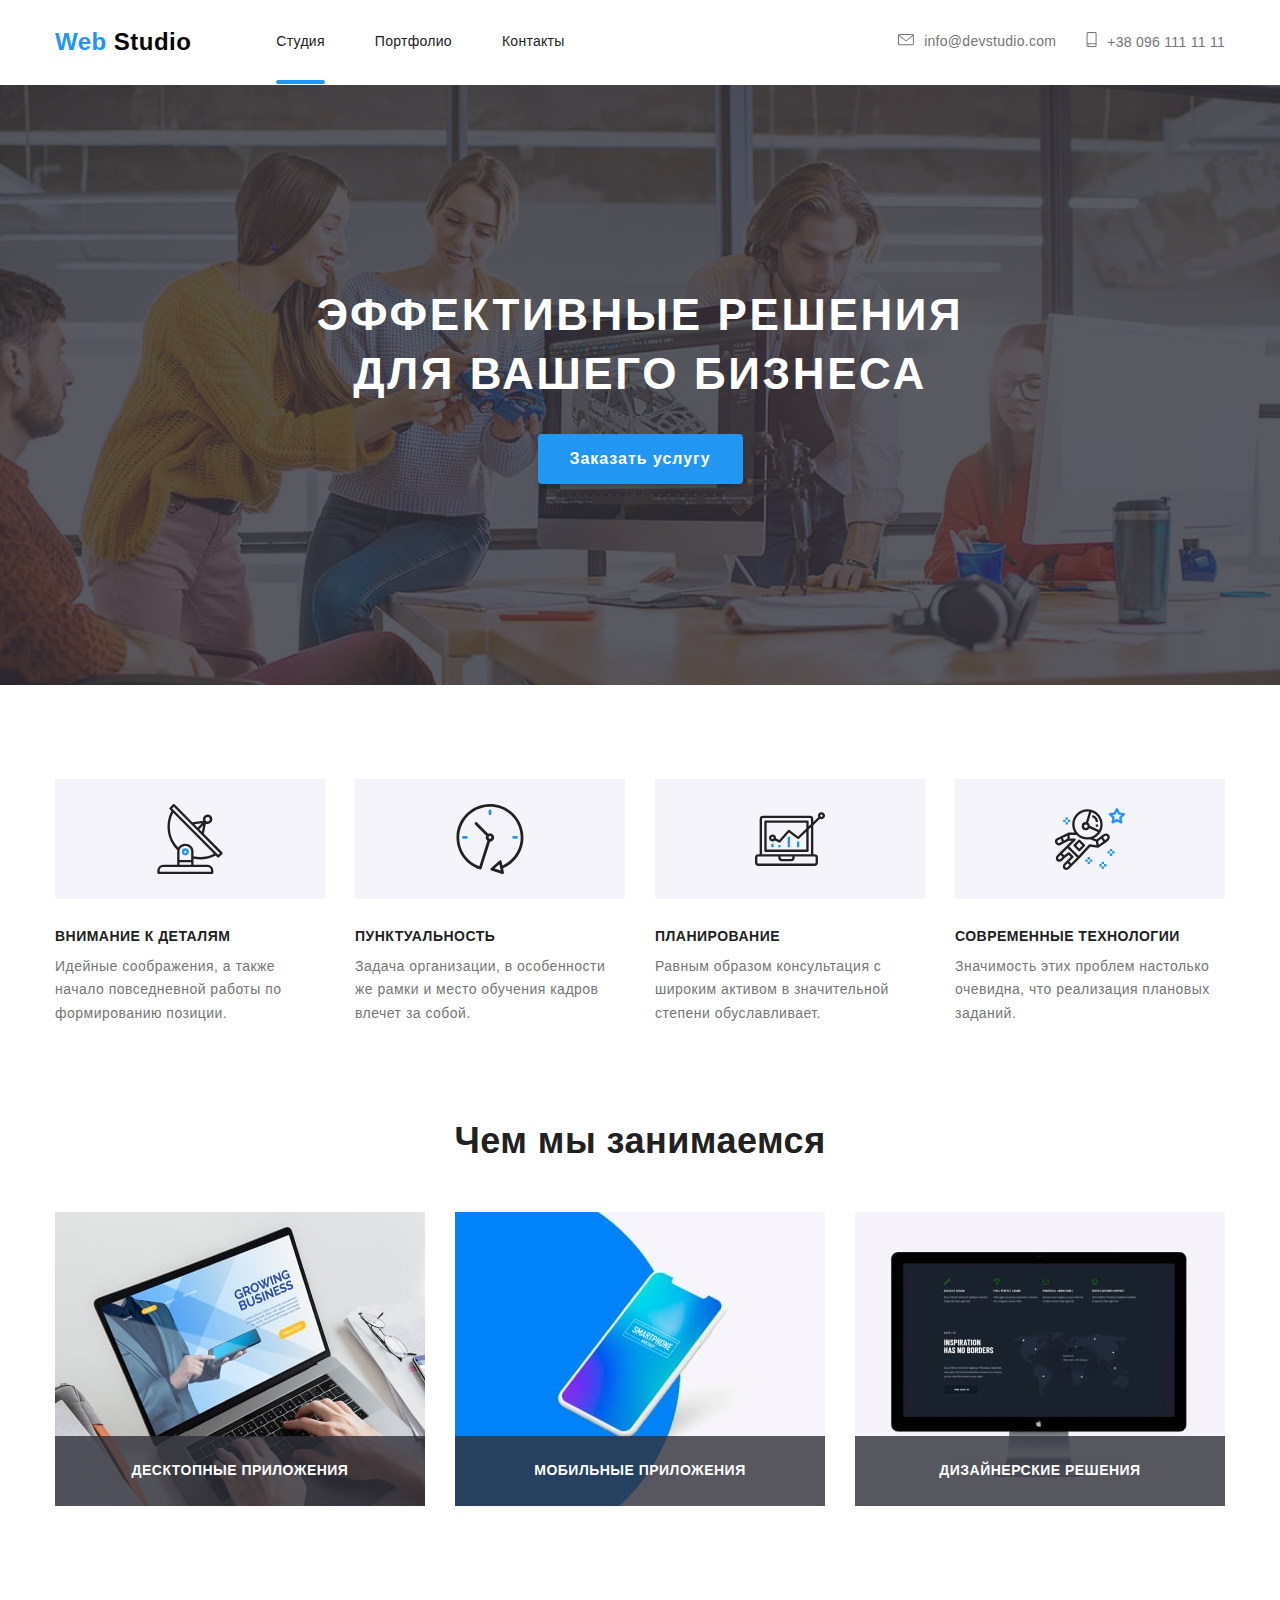
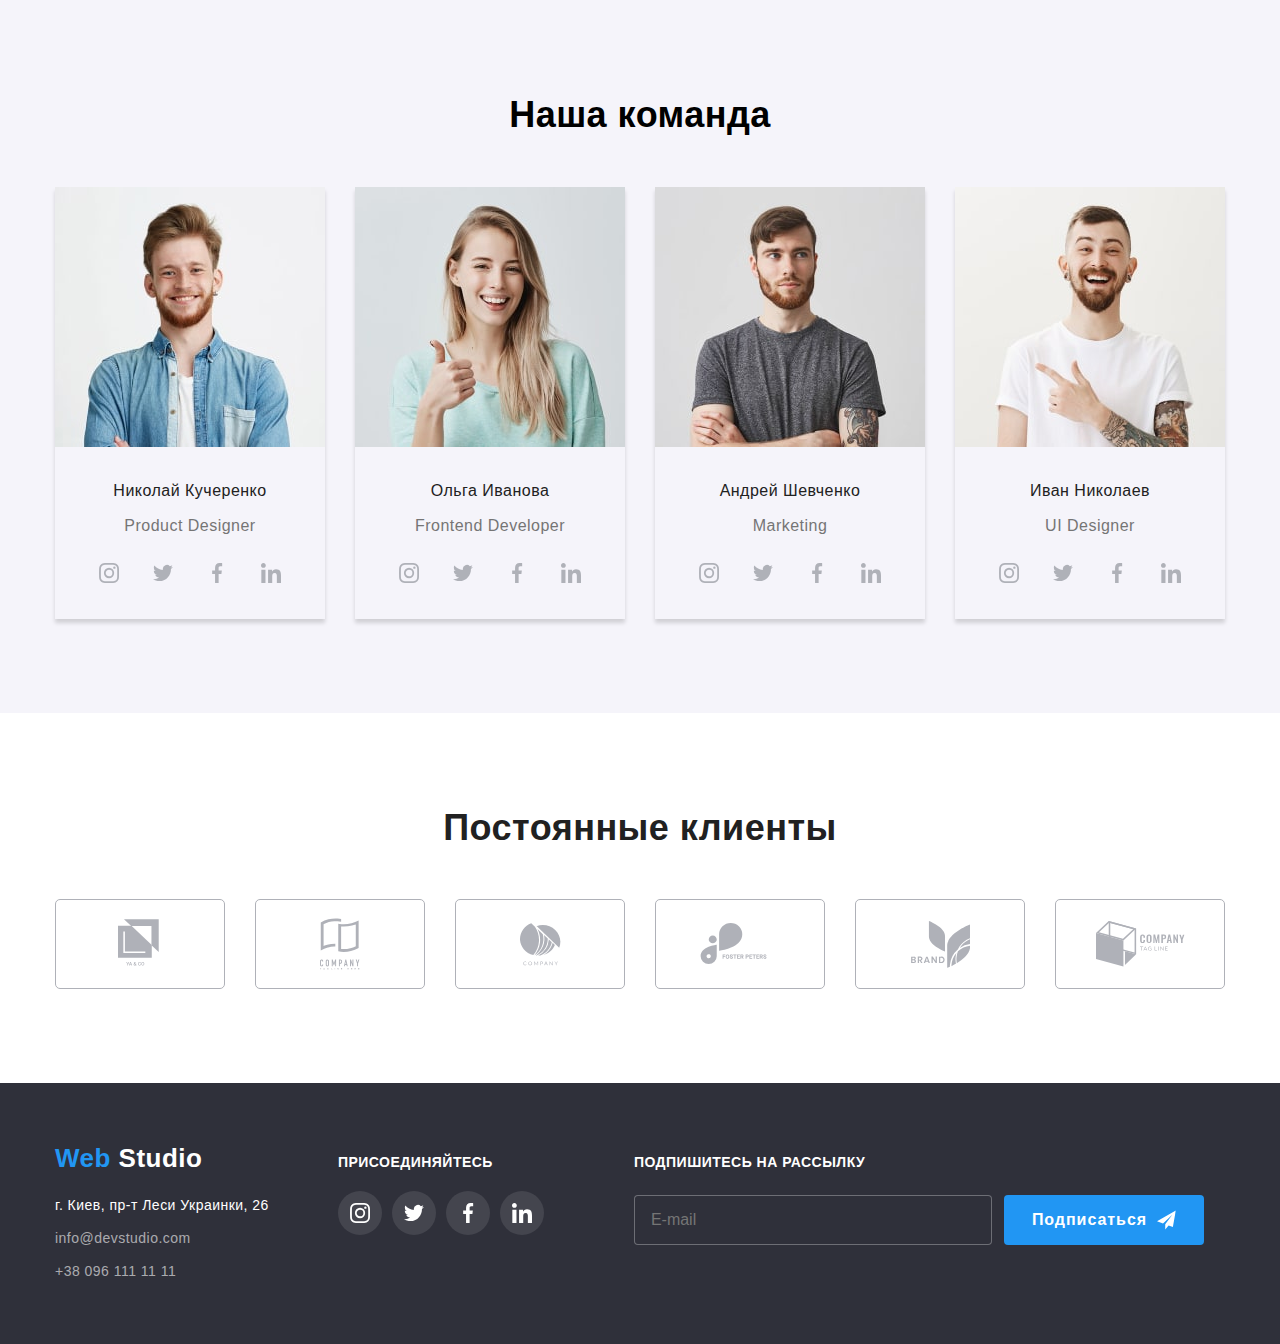
<file: index.html>
<!DOCTYPE html> 
<html lang="ru">
  <head>
    <meta charset="UTF-8" />
    <meta name="viewport" content="width=device-width, initial-scale=1.0" />
    <title>Document</title>
    <!-- <link href="https://fonts.googleapis.com/css2?family=Raleway:wght@700&family=Roboto:wght@400;500;700;900&display=swap" rel="stylesheet"> -->
    <!-- <link rel="stylesheet" href="./css/styles.css" /> -->
    <link rel="stylesheet" href="./css/min_css/main.min.css" />
  </head>
  <body>
    <!-- Шапка сайта с навигацией и контактами-->
    <header class="header">
      <div class="container">
        <nav class="main-nav">
          <a class="logo link" href="./" aria-label="Логотип компании"><span class="logo-accent">Web</span> Studio</a>
          <ul class="list">
            <li class="main-nav-link-item"><a class="main-nav-link link current" href="./index.html">Студия</a></li>
            <li class="main-nav-link-item"><a class="main-nav-link link" href="./portfolio.html">Портфолио</a></li>
            <li class="main-nav-link-item"><a class="main-nav-link link" href="">Контакты</a></li>
          </ul>
        </nav>
        <address class="header-address">
          <a class="header-contacts-link link" href="mailto:info@devstudio.com">
            <svg class="header-icon mail">
              <use href="./images/sprite.svg#mail"></use>
            </svg>info@devstudio.com</a>
          <a class="header-contacts-link link" href="tel:+380961111111">
            <svg class="header-icon phone">
              <use href="./images/sprite.svg#phone"></use>
            </svg>+38 096 111 11 11</a>
        </address>  
      </div>
    </header>

  
    <!-- Основной контент страници -->
    <main>
      <!-- Герой -->
      <section class="hero-section"> 
          <h1 class="hero-title">Эффективные решения <br> для вашего бизнеса</h1>
          <button class="hero-btn" data-modal-open>Заказать услугу</button>
      </section>

      <!-- Наши особенности -->
      <section class="features-section">
        <div class="container">
          <h2 hidden>Наши особенности</h2>
          <ul class="features-list list">
            <li class="features-list-item">
              <div class="features-svg-box">
                <svg class="features-svg">
                  <use href="./images/sprite.svg#antenna"></use>
                </svg>
              </div>
              <h3 class="features-subtitle">Внимание к деталям</h3>
              <p class="features-description">
                Идейные соображения, а также начало повседневной работы по
                формированию позиции.
              </p>
            </li>
            <li class="features-list-item">
              <div class="features-svg-box">
                <svg class="features-svg">
                  <use href="./images/sprite.svg#clock"></use>
                </svg>
              </div>
              <h3 class="features-subtitle">Пунктуальность</h3>
              <p class="features-description">
                Задача организации, в особенности же рамки и место обучения кадров
                влечет за собой.
              </p>
            </li>
            <li class="features-list-item">
              <div class="features-svg-box">
                <svg class="features-svg">
                  <use href="./images/sprite.svg#diagram"></use>
                </svg>
              </div>
              <h3 class="features-subtitle">Планирование</h3>
              <p class="features-description">
                Равным образом консультация с широким активом в значительной
                степени обуславливает.
              </p>
            </li>
            <li class="features-list-item">
              <div class="features-svg-box">
                <svg class="features-svg">
                  <use href="./images/sprite.svg#astronaut"></use>
                </svg>
              </div>
              <h3 class="features-subtitle">Современные технологии</h3>
              <p class="features-description">
                Значимость этих проблем настолько очевидна, что реализация
                плановых заданий.
              </p>
            </li>
          </ul>
        </div>
      </section>

      <!-- Чем мы занимаемся -->
      <section class="activities-section">
        <div class="container">
          <h2 class="activities-title">Чем мы занимаемся</h2>
          <ul class="activities-list list">
            <li class="activities-list-item"><p class="activities-list-description">Десктопные приложения</p></li>
            <li class="activities-list-item"><p class="activities-list-description">Мобильные приложения</p></li>
            <li class="activities-list-item"><p class="activities-list-description">Дизайнерские решения</p></li>
          </ul>
        </div>
      </section>

      <!-- Наша команда -->
      <section class="team-section">
        <div class="container">
          <h2 class="team-title">Наша команда</h2>
          <ul class="team-list list">
            <li class="team-list-item">
              <img class="team-img" src="./images/team/dev-1.jpg" alt="Веб разработчик 1" width="270">
              <h3 class="team-person">Николай Кучеренко</h3>
              <p class="team-job">Product Designer</p>
              <ul class="team-social-list list">
                <li class="team-social-item">
                  <a class="team-social-link link" href="#" aria-label="Ссилка на Инстаграм" target="_blank"
                  ><svg class="social-icon team-link">
                    <use href="./images/sprite.svg#instagram"></use>
                  </svg></a
                  >
                </li>
                <li class="team-social-item">
                  <a class="team-social-link link" href="#" aria-label="Ссилка на Твитер" target="_blank"
                    ><svg class="social-icon team-link">
                      <use href="./images/sprite.svg#twitter"></use>
                    </svg></a
                  >
                </li>
                <li class="team-social-item">
                  <a class="team-social-link link" href="#" aria-label="Ссилка на Фейсбук" target="_blank"
                    ><svg class="social-icon team-link">
                      <use href="./images/sprite.svg#facebook"></use>
                    </svg></a
                  >
                </li>
                <li class="team-social-item">
                  <a class="team-social-link link" href="#" aria-label="Ссилка на Линкедин" target="_blank"
                    ><svg class="social-icon team-link">
                      <use href="./images/sprite.svg#linkedin"></use>
                    </svg></a
                  >
                </li>
              </ul>
            </li>
            <li class="team-list-item">
              <img class="team-img" src="./images/team/dev-2.jpg" alt="Веб разработчик 2" width="270">
              <h3 class="team-person">Ольга Иванова</h3>
              <p class="team-job">Frontend Developer</p>
              <ul class="team-social-list list">
                <li class="team-social-item">
                  <a class="team-social-link link" href="#" aria-label="Ссилка на Инстаграм" target="_blank"
                    ><svg class="social-icon team-link">
                      <use href="./images/sprite.svg#instagram"></use>
                    </svg></a
                  >
                </li>
                <li class="team-social-item">
                  <a class="team-social-link link" href="#" aria-label="Ссилка на Твитер" target="_blank"
                    ><svg class="social-icon team-link">
                      <use href="./images/sprite.svg#twitter"></use>
                    </svg></a
                  >
                </li>
                <li class="team-social-item">
                  <a class="team-social-link link" href="#" aria-label="Ссилка на Фейсбук" target="_blank"
                    ><svg class="social-icon team-link">
                      <use href="./images/sprite.svg#facebook"></use>
                    </svg></a
                  >
                </li>
                <li class="team-social-item">
                  <a class="team-social-link link" href="#" aria-label="Ссилка на Линкедин" target="_blank"
                    ><svg class="social-icon team-link">
                      <use href="./images/sprite.svg#linkedin"></use>
                    </svg></a
                  >
                </li>
              </ul>
            </li>
            <li class="team-list-item">
              <img class="team-img" src="./images/team/dev-3.jpg" alt="Веб разработчик 3" width="270">
              <h3 class="team-person">Андрей Шевченко</h3>
              <p class="team-job">Marketing</p>
              <ul class="team-social-list list">
                <li class="team-social-item">
                  <a class="team-social-link link" href="#" aria-label="Ссилка на Инстаграм" target="_blank"
                    ><svg class="social-icon team-link">
                      <use href="./images/sprite.svg#instagram"></use>
                    </svg></a
                  >
                </li>
                <li class="team-social-item">
                  <a class="team-social-link link" href="#" aria-label="Ссилка на Твитер" target="_blank"
                    ><svg class="social-icon team-link">
                      <use href="./images/sprite.svg#twitter"></use>
                    </svg></a
                  >
                </li>
                <li class="team-social-item">
                  <a class="team-social-link link" href="#" aria-label="Ссилка на Фейсбук" target="_blank"
                    ><svg class="social-icon team-link">
                      <use href="./images/sprite.svg#facebook"></use>
                    </svg></a
                  >
                </li>
                <li class="team-social-item">
                  <a class="team-social-link link" href="#" aria-label="Ссилка на Линкедин" target="_blank"
                    ><svg class="social-icon team-link">
                      <use href="./images/sprite.svg#linkedin"></use>
                    </svg></a
                  >
                </li>
              </ul>
            </li>
            <li class="team-list-item">
              <img class="team-img" src="./images/team/dev-4.jpg" alt="Веб разработчик 4" width="270">
              <h3 class="team-person">Иван Николаев</h3>
              <p class="team-job">UI Designer</p>
              <ul class="team-social-list list">
                <li class="team-social-item">
                  <a class="team-social-link link" href="#" aria-label="Ссилка на Инстаграм" target="_blank"
                    ><svg class="social-icon team-link">
                      <use href="./images/sprite.svg#instagram"></use>
                    </svg></a
                  >
                </li>
                <li class="team-social-item">
                  <a class="team-social-link link" href="#" aria-label="Ссилка на Твитер" target="_blank"
                    ><svg class="social-icon team-link">
                      <use href="./images/sprite.svg#twitter"></use>
                    </svg></a
                  >
                </li>
                <li class="team-social-item">
                  <a class="team-social-link link" href="#" aria-label="Ссилка на Фейсбук" target="_blank"
                    ><svg class="social-icon team-link">
                      <use href="./images/sprite.svg#facebook"></use>
                    </svg></a
                  >
                </li>
                <li class="team-social-item">
                  <a class="team-social-link link" href="#" aria-label="Ссилка на Линкедин" target="_blank"
                    ><svg class="social-icon team-link">
                      <use href="./images/sprite.svg#linkedin"></use>
                    </svg></a
                  >
                </li>
              </ul>
            </li>
          </ul>  
        </div>
      </section>

      <!-- Наши клиенты -->
      <section class="clients-section">
        <div class="container">
          <h2 class="clients-title">Постоянные клиенты</h2>
          <ul class="clients-list">
            <li class="clients-list-item">
              <a class="clients-list-link" href="" aria-label="Клиент 1" target="_blank">
                <svg class="clients-icon first-logo">
                  <use href="./images/sprite.svg#logo-1"></use>
                </svg>
              </a>
            </li>
            <li class="clients-list-item">
              <a class="clients-list-link" href="" aria-label="Клиент 2" target="_blank">
                <svg class="clients-icon second-logo">
                  <use href="./images/sprite.svg#logo-2"></use>
                </svg>
              </a>
            </li>
            <li class="clients-list-item">
              <a class="clients-list-link" href="" aria-label="Клиент 3" target="_blank">
                <svg class="clients-icon third-logo">
                  <use href="./images/sprite.svg#logo-3"></use>
                </svg>
              </a>
            </li>
            <li class="clients-list-item">
              <a class="clients-list-link link" href="" aria-label="Клиент 4" target="_blank">
                <svg class="clients-icon fourth-logo">
                  <use href="./images/sprite.svg#logo-4"></use>
                </svg>
              </a>
            </li>
            <li class="clients-list-item">
              <a class="clients-list-link link" href="" aria-label="Клиент 5" target="_blank">
                <svg class="clients-icon fifth-logo">
                  <use href="./images/sprite.svg#logo-5"></use>
                </svg>
              </a>
            </li>
            <li class="clients-list-item">
              <a class="clients-list-link link" href="" aria-label="Клиент 6" target="_blank">
                <svg class="clients-icon sixth-logo">
                  <use href="./images/sprite.svg#logo-6"></use>
                </svg>
              </a>
            </li>
          </ul>  
        </div>
      </section>
    </main>

    <!-- Подвал сайта-->
    <footer class="footer">
      <div class="container">
      <!-- Контакты -->
      <div class="footer-contacts">
        <a class="footer-logo link" href="./" aria-label="Логотип компании"><span class="logo-accent">Web</span> Studio</a>
        <ul class="footer-address-list list">
          <li class="footer-address-item">
            <address>
              <a class="footer-link-place link" href="https://goo.gl/maps/4RLSNgMSJUWDJuMT8" target="_blank"
                >г. Киев, пр-т Леси Украинки, 26</a
              >
            </address>
          </li>
          <li class="footer-address-item">
            <address>
              <a class="footer-link-contacts link" href="mailto:info@devstudio.com">info@devstudio.com</a>
            </address>
          </li>
          <li class="footer-address-item">
            <address><a class="footer-link-contacts link" href="tel:+380961111111">+38 096 111 11 11</a></address>
          </li>
        </ul>
      </div>

      <!-- Призыв присоединиться -->
      <div class="join-section">
        <p class="join-word"><b>присоединяйтесь</b></p>
        <ul class="join-list list">
          <li class="join-list-item">
            <a class="join-list-link link" href="#" aria-label="Ссилка на Инстаграм" target="_blank"
              ><svg class="social-icon footer-link">
                <use href="./images/sprite.svg#instagram"></use>
              </svg></a
            >
          </li>
          <li class="join-list-item">
            <a class="join-list-link link" href="#" aria-label="Ссилка на Твитер" target="_blank"
              ><svg class="social-icon footer-link">
                <use href="./images/sprite.svg#twitter"></use>
              </svg></a
            >
          </li>
          <li class="join-list-item">
            <a class="join-list-link link" href="#" aria-label="Ссилка на Фейсбук" target="_blank"
              ><svg class="social-icon footer-link">
                <use href="./images/sprite.svg#facebook"></use>
              </svg></a
            >
          </li>
          <li class="join-list-item">
            <a class="join-list-link link" href="#" aria-label="Ссилка на Линкедин" target="_blank"
              ><svg class="social-icon footer-link">
                <use href="./images/sprite.svg#linkedin"></use>
              </svg></a
            >
          </li>
        </ul>
      </div>

      <!-- Подписка на рассилку -->
      <div class="subscribe-container">
        <p class="join-word subscribe-word"><b>Подпишитесь на рассылку</b></p>
        <label class="subscribe-label">
          <input class="subscribe-input" type="email" placeholder="E-mail">
        </label>
        <button class="footer-btn">Подписаться
          <svg class="button-sub">
          <use href="./images/sprite.svg#subscribe"></use>
          </svg>
        </button>
      </div>
      </div>
    </footer>

    <div class="modal-overlay is-hidden" data-modal>
      <div class="modal-container">
        <button class="close-modal-btn" data-modal-close>
          <svg class="close-btn-svg">
            <use href="./images/sprite.svg#modal-close-btn"></use>
          </svg>
        </button>
        <p class="modal-header">Оставьте свои данные, мы вам перезвоним</p>
        <form class="modal-form">
            <input class="input-modal" id="input-text" name="modal-form" type="text" placeholder=" ">
            <label class="label-text" for="input-text">Имя</label>
            <!-- <span class="modal-icon-text"></span> -->
            <svg class="modal-icon-text">
              <use href="./images/sprite.svg#modal-person"></use>
            </svg>

            <input class="input-modal" id="input-tel" name="modal-form" type="tel" placeholder=" ">
            <label class="label-tel" for="input-tel">Телефон</label>
            <!-- <span class="modal-icon-tel"></span> -->
            <svg class="modal-icon-tel">
              <use href="./images/sprite.svg#modal-phone"></use>
            </svg>

            <input class="input-modal" id="input-mail" name="modal-form" type="email" placeholder=" ">
            <label class="label-mail" for="input-mail">Почта</label>
            <!-- <span class="modal-icon-mail"></span> -->
            <svg class="modal-icon-mail">
              <use href="./images/sprite.svg#modal-mail"></use>
            </svg>
 
          <label class="label-textarea" >
            <textarea class="textarea" name="modal-form" placeholder="Комментарий"></textarea>
          </label>

          <label class="modal-checkbox-label" for="modal-checkbox-agree">
            <input class="modal-checkbox" id="modal-checkbox-agree" name="modal-form" type="checkbox">
            <svg class="modal-checkbox-icon">
              <use href="./images/sprite.svg#modal-check"></use>
            </svg>
            Соглашаюсь с рассылкой и принимаю
          </label>
          <a class="modal-contract" href="">Условия договора</a>
          <button class="mobal-send-btn">Отправить</button>
        </form>
      </div>
    </div>

    <script src="./js/modal.js"></script>
  </body>
</html>
</file>
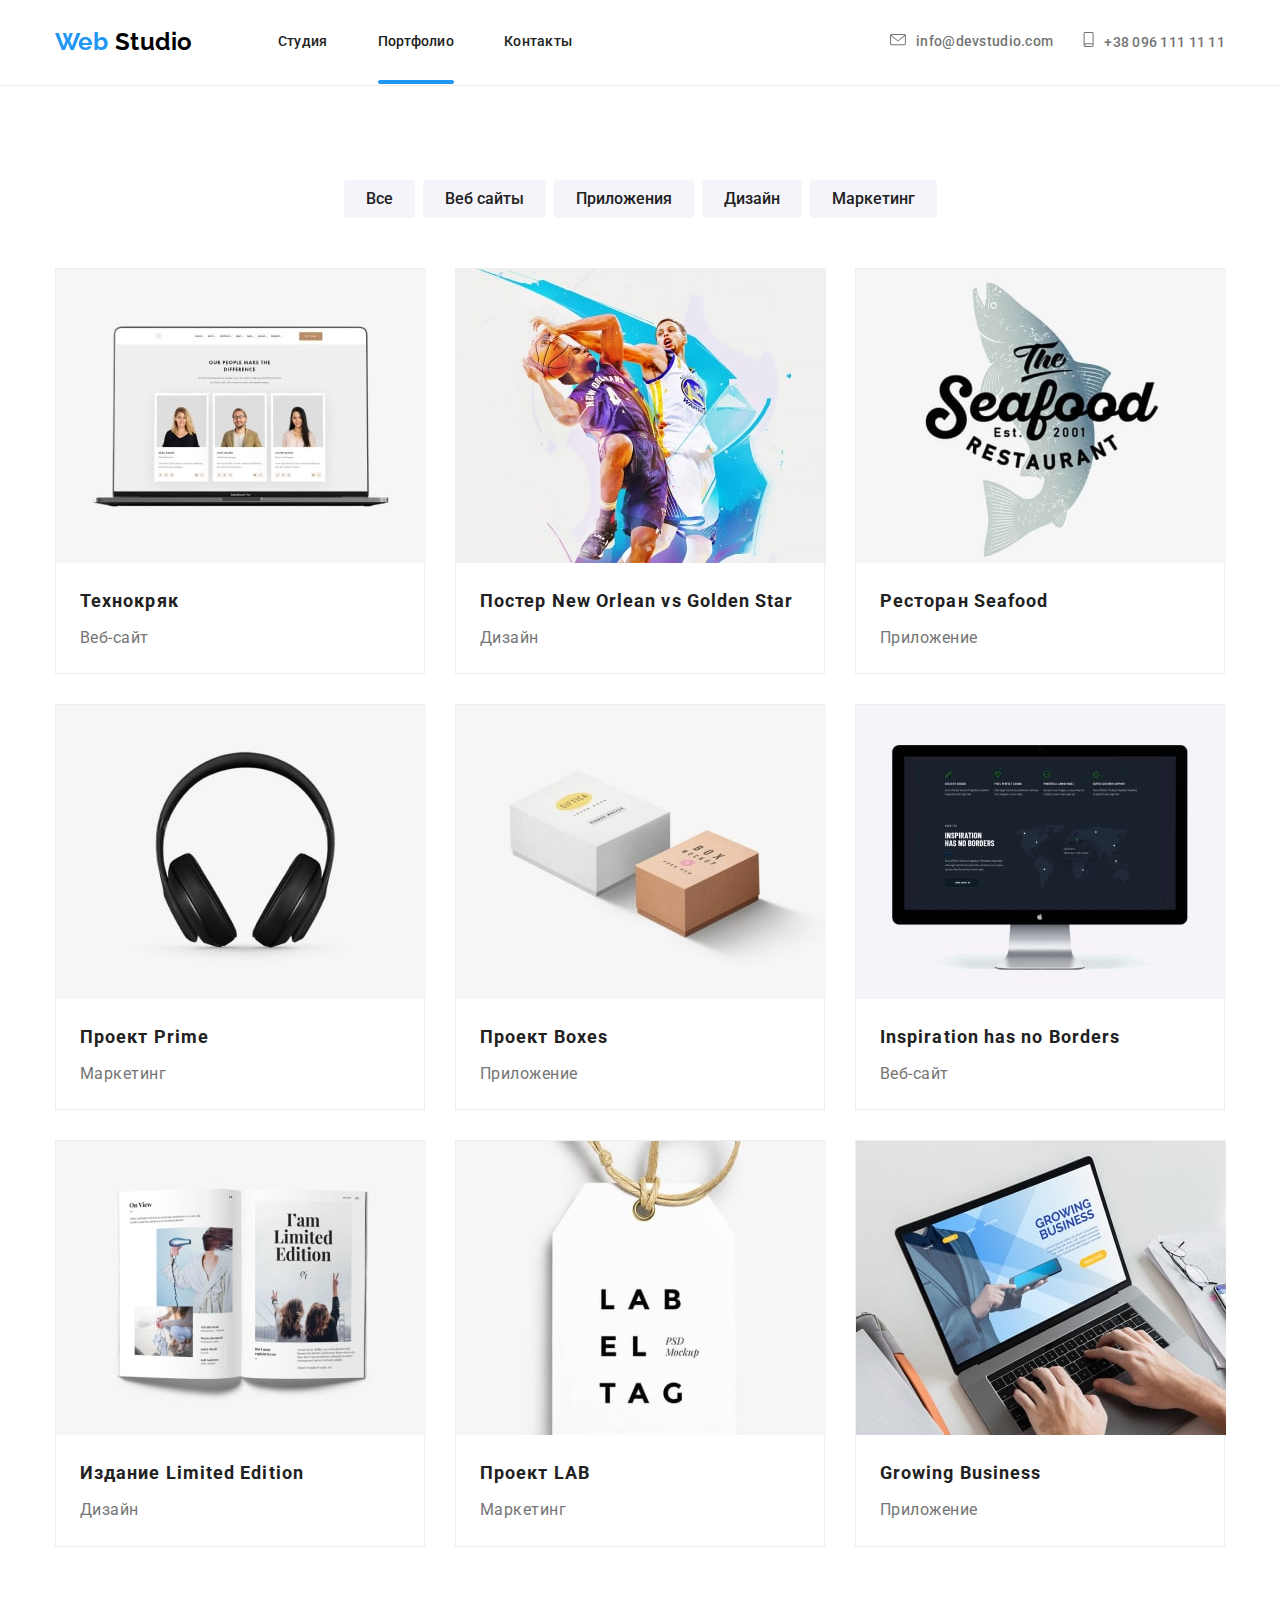
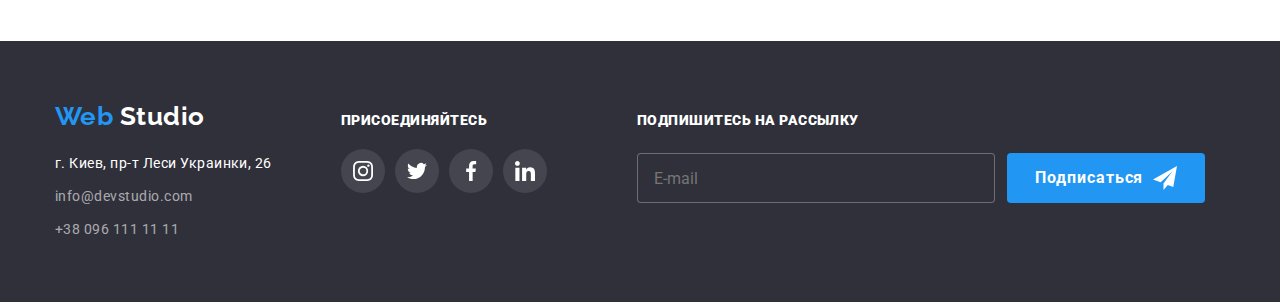
<file: portfolio.html>
<!DOCTYPE html>
<html lang="en">
  <head>
    <meta charset="UTF-8" />
    <meta name="viewport" content="width=device-width, initial-scale=1.0" />
    <title>Portfolio</title>
    <!-- <link rel="stylesheet" href="/css/normalize.css"> -->
    <link href="https://fonts.googleapis.com/css2?family=Raleway:wght@700&family=Roboto:wght@400;500;700;900&display=swap" rel="stylesheet">
    <!-- <link rel="stylesheet" href="./css/styles.css" /> -->
    <link rel="stylesheet" href="./css/min_css/porfolio.min.css" />
  </head>
  <body>
    <!-- Шапка сайта с навигацией и контактами-->
    <header class="header">
      <div class="container">
        <nav class="main-nav">
          <a class="logo link" href="./" aria-label="Логотип компании"><span class="logo-accent">Web</span> Studio</a>
          <ul class="list">
            <li class="main-nav-link-item"><a class="main-nav-link link" href="./index.html">Студия</a></li>
            <li class="main-nav-link-item"><a class="main-nav-link link current" href="./portfolio.html">Портфолио</a></li>
            <li class="main-nav-link-item"><a class="main-nav-link link" href="">Контакты</a></li>
          </ul>
        </nav>
        <address class="header-address">
          <a class="header-contacts-link link" href="mailto:info@devstudio.com">
            <svg class="header-icon mail">
              <use href="./images/sprite.svg#mail"></use>
            </svg>info@devstudio.com</a>
          <a class="header-contacts-link link" href="tel:+380961111111">
            <svg class="header-icon phone">
              <use href="./images/sprite.svg#phone"></use>
            </svg>+38 096 111 11 11</a>
        </address>  
      </div>
    </header>

    <!-- Основной контент страници -->
    <main class="main-portfolio">
      <section class="portfolio-section">
        <div class="container">
          <h1 hidden>Примеры наших робот</h1>          
            <ul class="portfolio-btn-list list">
              <li class="portfolio-btn-item"><button class="portfolio-btn">Все</button></li>
              <li class="portfolio-btn-item"><button class="portfolio-btn">Веб сайты</button></li>
              <li class="portfolio-btn-item"><button class="portfolio-btn">Приложения</button></li>
              <li class="portfolio-btn-item"><button class="portfolio-btn">Дизайн</button></li>
              <li class="portfolio-btn-item"><button class="portfolio-btn">Маркетинг</button></li>
            </ul>   

          <ul class="portfolio-list list">
            <li class="portfolio-list-item">
              <a class="portfolio-list-link link" href="">
                <div class="description-box">
                  <img src="./images/porfolio/img-1.jpg" alt="Веб-сайт" width="370" >
                  <p class="portfolio-description">Технокряк это современная площадка распространения коронавируса. Компании используют эту платформу для цифрового шпионажа и атак на защищённые сервера конкурентов.</p>
                </div>
                <h2 class="portfolio-subtitle">Технокряк</h2>
                <p class="portfolio-types">Веб-сайт</p>
              </a>
            </li>
            <li class="portfolio-list-item">
              <a class="portfolio-list-link link" href="">
                <div class="description-box">
                  <img src="./images/porfolio/img-2.jpg" alt="Дизайн" width="370">
                  <p class="portfolio-description">Технокряк это современная площадка распространения коронавируса. Компании используют эту платформу для цифрового шпионажа и атак на защищённые сервера конкурентов.</p>
                </div>
                <h2 class="portfolio-subtitle">Постер New Orlean vs Golden Star</h2>
                <p class="portfolio-types">Дизайн</p>
              </a>
            </li>
            <li class="portfolio-list-item">
              <a class="portfolio-list-link link" href="">
                <div class="description-box">
                  <img src="./images/porfolio/img-3.jpg" alt="Приложение" width="370">
                  <p class="portfolio-description">Технокряк это современная площадка распространения коронавируса. Компании используют эту платформу для цифрового шпионажа и атак на защищённые сервера конкурентов.</p>
                </div>
                <h2 class="portfolio-subtitle">Ресторан Seafood</h2>
                <p class="portfolio-types">Приложение</p>
              </a>
            </li>
            <li class="portfolio-list-item">
              <a class="portfolio-list-link link" href="">
                <div class="description-box">
                  <img src="./images/porfolio/img-4.jpg" alt="Маркетинг" width="370">
                  <p class="portfolio-description">Технокряк это современная площадка распространения коронавируса. Компании используют эту платформу для цифрового шпионажа и атак на защищённые сервера конкурентов.</p>
                </div>
                <h2 class="portfolio-subtitle">Проект Prime</h2>
                <p class="portfolio-types">Маркетинг</p>
              </a>
            </li>
            <li class="portfolio-list-item">
              <a class="portfolio-list-link link" href="">
                <div class="description-box">
                  <img src="./images/porfolio/img-5.jpg" alt="Приложение" width="370">
                  <p class="portfolio-description">Технокряк это современная площадка распространения коронавируса. Компании используют эту платформу для цифрового шпионажа и атак на защищённые сервера конкурентов.</p>
                </div>
                <h2 class="portfolio-subtitle">Проект Boxes</h2>
                <p class="portfolio-types">Приложение</p>
              </a>
            </li>
            <li class="portfolio-list-item">
              <a class="portfolio-list-link link" href="">
                <div class="description-box">
                  <img src="./images/porfolio/img-6.jpg" alt="Веб-сайт" width="370">
                  <p class="portfolio-description">Технокряк это современная площадка распространения коронавируса. Компании используют эту платформу для цифрового шпионажа и атак на защищённые сервера конкурентов.</p>
                </div>
                <h2 class="portfolio-subtitle">Inspiration has no Borders</h2>
                <p class="portfolio-types">Веб-сайт</p>
              </a>
            </li>
            <li class="portfolio-list-item">
              <a class="portfolio-list-link link" href="">
                <div class="description-box">
                  <img src="./images/porfolio/img-7.jpg" alt="Дизайн" width="370">
                  <p class="portfolio-description">Технокряк это современная площадка распространения коронавируса. Компании используют эту платформу для цифрового шпионажа и атак на защищённые сервера конкурентов.</p>
                </div>
                <h2 class="portfolio-subtitle">Издание Limited Edition</h2>
                <p class="portfolio-types">Дизайн</p>
              </a>
            </li>
            <li class="portfolio-list-item">
              <a class="portfolio-list-link link" href="">
                <div class="description-box">
                  <img src="./images/porfolio/img-8.jpg" alt="Маркетинг" width="370">
                  <p class="portfolio-description">Технокряк это современная площадка распространения коронавируса. Компании используют эту платформу для цифрового шпионажа и атак на защищённые сервера конкурентов.</p>
                </div>
                <h2 class="portfolio-subtitle">Проект LAB</h2>
                <p class="portfolio-types">Маркетинг</p>
              </a>
            </li>
            <li class="portfolio-list-item">
              <a class="portfolio-list-link link" href="">
                <div class="description-box">
                  <img src="./images/porfolio/img-9.jpg" alt="Приложение"  width="370">
                  <p class="portfolio-description">Технокряк это современная площадка распространения коронавируса. Компании используют эту платформу для цифрового шпионажа и атак на защищённые сервера конкурентов.</p>
                </div>
                <h2 class="portfolio-subtitle">Growing Business</h2>
                <p class="portfolio-types">Приложение</p>
              </a>
            </li>
          </ul>
        </div>
      </section>
    </main>

    <!-- Подвал сайта-->
    <footer class="footer">
      <div class="container">
      <!-- Контакты -->
      <div class="footer-contacts">
        <a class="footer-logo link" href="./" aria-label="Логотип компании"><span class="logo-accent">Web</span> Studio</a>
        <ul class="footer-address-list list">
          <li class="footer-address-item">
            <address>
              <a class="footer-link-place link" href="https://goo.gl/maps/4RLSNgMSJUWDJuMT8" target="_blank"
                >г. Киев, пр-т Леси Украинки, 26</a
              >
            </address>
          </li>
          <li class="footer-address-item">
            <address>
              <a class="footer-link-contacts link" href="mailto:info@devstudio.com">info@devstudio.com</a>
            </address>
          </li>
          <li class="footer-address-item">
            <address><a class="footer-link-contacts link" href="tel:+380961111111">+38 096 111 11 11</a></address>
          </li>
        </ul>
      </div>

      <!-- Призыв присоединиться -->
      <div class="join-section">
        <p class="join-word"><b>присоединяйтесь</b></p>
        <ul class="join-list list">
          <li class="join-list-item">
            <a class="join-list-link link" href="#" aria-label="Ссилка на Инстаграм" target="_blank"
              ><svg class="social-icon footer-link">
                <use href="./images/sprite.svg#instagram"></use>
              </svg></a
            >
          </li>
          <li class="join-list-item">
            <a class="join-list-link link" href="#" aria-label="Ссилка на Твитер" target="_blank"
              ><svg class="social-icon footer-link">
                <use href="./images/sprite.svg#twitter"></use>
              </svg></a
            >
          </li>
          <li class="join-list-item">
            <a class="join-list-link link" href="#" aria-label="Ссилка на Фейсбук" target="_blank"
              ><svg class="social-icon footer-link">
                <use href="./images/sprite.svg#facebook"></use>
              </svg></a
            >
          </li>
          <li class="join-list-item">
            <a class="join-list-link link" href="#" aria-label="Ссилка на Линкедин" target="_blank"
              ><svg class="social-icon footer-link">
                <use href="./images/sprite.svg#linkedin"></use>
              </svg></a
            >
          </li>
        </ul>
      </div>

      <!-- Подписка на рассилку -->
      <div class="subscribe-container">
        <p class="join-word subscribe-word"><b>Подпишитесь на рассылку</b></p>
        <label class="subscribe-label">
          <input class="subscribe-input" type="email" placeholder="E-mail">
        </label>
        <button class="footer-btn">Подписаться
          <svg class="button-sub">
          <use href="./images/sprite.svg#subscribe"></use>
          </svg>
        </button>
      </div>
      </div>
    </footer>
  </body>
</html>
</file>
<file: css/styles.css>
/*
font-family: Raleway; - only in Logo
font-weight: 700;

font-family: Roboto;
font-weight: 400;
font-weight: 500; 
font-weight: 700;
font-weight: 900;

font-family: 'Raleway', sans-serif;
font-family: 'Roboto', sans-serif;
*/

html {
  box-sizing: border-box;
}

*,
*::before,
*::after {
  box-sizing: inherit;
}


:root {
  --logo-text-color: #000000;
  --primery-text-color: #757575;
  --secondary-text-color: #212121;
  --darkbackground-text-color: #ffffff;
  --accent-color: #2196F3;
  --footer-mail-tell-color: rgba(255, 255, 255, 0.6);
  --secondary-bg-color: #F5F4FA;
  --footer-bg-color: #2F303A;

  --font-primery: "Roboto", sans-serif;
  --font-logo: "Raleway", sans-serif;
  /* Raleway only in Logo */
}



body {
  font-family: var(--font-primery);
  font-weight: 400;
  letter-spacing: 0.03em;
}

.link {
text-decoration: none;
font-style: normal;
color: inherit;
}

.list {
  margin: 0px;
  padding: 0px;
  list-style: none;
}

/* Header */



.header .container {
  display: flex;
  max-width: 1200px;
  align-items: center;
  justify-content: space-between;

  margin-left: auto;
  margin-right: auto;
  padding-left: 15px;
  padding-right: 15px;
  padding-top: 0px;
  padding-bottom: 0px;
}


.main-nav {
  display: flex;
  align-items: center;
}

.main-nav>.list {
  display: flex; 
  align-items: center;
}

.logo {
margin-right: 85px;

  font-family: var(--font-logo);
  font-weight: 700;
  font-size: 24px;
  line-height: 1.17;
  color: var(--logo-text-color);
}

.logo-accent{
  color: var(--accent-color);
}

.main-nav-link-item:not(:last-child) {
  margin-right: 50px;
}

.main-nav-link{
  position: relative;
  display: block;
  padding-top: 34px;
  padding-bottom: 34px;

  font-weight: 500;
  font-size: 14px;
  line-height: 1.14;
  letter-spacing: 0.02em;
  color: var(--secondary-text-color);
  transition: 250ms cubic-bezier(0.4, 0, 0.2, 1);
}

.main-nav-link:hover,
.main-nav-link:focus {
  color: var(--accent-color);
  cursor: pointer;
}

.main-nav-link::after {
  position: absolute;
  bottom: 0px;
  content: "";
  display: block;
  width: 100%;
  height: 4px;
  border: #ffffff solid 1px;
  border-radius: 2px;
}

.main-nav-link.current::after {
  background-color: var(--accent-color);
  border-color: var(--accent-color);
}


.main-nav-link.current{
  color: var(--accent-color); 
}

.header-address {
  display: flex;
  margin-left: 20px;
}

.header-contacts-link:not(:last-child) {
  margin-right: 30px;
}

.header-contacts-link{
  padding-top: 32px;
  padding-bottom: 32px;

  font-weight: 500;
  font-size: 14px;
  line-height: 1.4;
  letter-spacing: 0.02em;
  color: var(--primery-text-color); 
  transition: 250ms cubic-bezier(0.4, 0, 0.2, 1);
}

.header-icon {
  margin-right: 10px; 
  fill: var(--primery-text-color);
  transition: 250ms cubic-bezier(0.4, 0, 0.2, 1);
}

.header-icon.mail {
  width: 16px; 
  height: 12px;
}

.header-icon.phone {
  width: 11px; 
  height: 15px;
}

.header-contacts-link:hover,
.header-contacts-link:focus {
  color: var(--accent-color);
  cursor: pointer;
}

.header-contacts-link:hover .header-icon,
.header-contacts-link:focus .header-icon {
  fill: var(--accent-color);
  cursor: pointer;
}

/*
 Main Studio Content 
 */

/* Hero Content */
.hero-section{
padding-top: 200px;
padding-bottom: 200px;
max-width: 1600px;
height: 600px;
margin-left: auto;
margin-right: auto;

text-align: center;

background-image: linear-gradient(
  rgba(47, 48, 58, 0.8),
  rgba(47, 48, 58, 0.8)
  ), url(../images/hero/hero.jpg);
background-position: center, center;
background-size: cover, cover;
}

.hero-title {
margin-top: 0px;
margin-bottom: 30px;

font-weight: 900;
font-size: 44px;
line-height: 1.36;
text-align: center;
letter-spacing: 0.06em;
text-transform: uppercase;
color: var(--darkbackground-text-color);
}

.hero-btn {
padding: 10px 32px;
margin-left: auto;
margin-right: auto;
height: 50px;
box-shadow: 0px 4px 4px rgba(0, 0, 0, 0.15);
border: 0px;
border-radius: 4px;

font-weight: 700;
font-size: 16px;
line-height: 1.88;
text-align: center;
letter-spacing: 0.06em;
color: var(--darkbackground-text-color);
background-color: var(--accent-color);
}

/* Our Features Content */

.features-section {
  padding-top: 94px;
  padding-bottom: 94px;
}

.features-section .container {
  width: 1200px;
  align-items: center;
  margin-left: auto;
  margin-right: auto;
  padding-left: 15px;
  padding-right: 15px;
}

.features-list {
  display: flex;
}

.features-list-item {
  width: 270px;
}

.features-svg-box {
  display: flex;
  justify-content: center;
  align-items: center;
  height: 120px;
  margin-bottom: 30px;

  background-color: #F5F4FA;
}

.features-svg {
  width: 70px;
  height: 70px;
  background-repeat: no-repeat;
}

.features-list-item:not(:last-child) {
  margin-right: 30px;
}

.features-subtitle {
  margin-top: 0px;
  margin-bottom: 10px;

  font-weight: 700;
  font-size: 14px;
  line-height: 1.14;
  text-transform: uppercase;
  color: var(--secondary-text-color);
}

.features-description {
  margin-top: 0px;
  margin-bottom: 0px;

  font-size: 14px;
  line-height: 1.71;
  color: var(--primery-text-color);
}

/* Activities Content */

.activities-section {
  padding-bottom: 94px;
}

.activities-section .container {
  width: 1200px;
  align-items: center;
  margin-left: auto;
  margin-right: auto;
  padding-left: 15px;
  padding-right: 15px; 
}

.activities-title,
.team-title,
.clients-title {
  margin-top: 0px;
  margin-bottom: 50px;

  font-weight: 700;
  font-size: 36px;
  line-height: 1.17;
  text-align: center;
  color: var(--secondary-text-color);
}

.activities-list {
  display: flex;
}

.activities-list-item {
  position: relative;
  width: 370px;
}
 
.activities-list-item::before {
  content: "";
  display: block;
  width: 370px;
  height: 294px;
}

.activities-list-item:nth-child(1)::before {
  background-image: url(../images/whot-we-do/desktop-app.jpg);
  background-position: center;
  background-size: cover;
  background-repeat: no-repeat;
}

.activities-list-item:nth-child(2)::before {
  background-image: url(../images/whot-we-do/mobile-app.jpg);
  background-position: center;
  background-size: cover;
  background-repeat: no-repeat;
}

.activities-list-item:nth-child(3)::before {
  background-image: url(../images/whot-we-do/design.jpg);
  background-position: center;
  background-size: cover;
  background-repeat: no-repeat;
}

.activities-list-item:not(:last-child) {
  margin-right: 30px;
}

.activities-list-description {
  position: absolute;
  bottom: 0px;

  display: block;
  width: 100%;
  height: 70px;
  margin: 0px;
  padding: 27px 0px;
  
  font-weight: 700;
  font-size: 14px;
  line-height: 1.14;
  text-align: center;
  text-transform: uppercase;
  color: var(--darkbackground-text-color);
  background-color: rgba(47, 48, 58, 0.8);
}

/* Team Content */

.team-section {
  padding-top: 94px;
  padding-bottom: 94px;
  background-color: var(--secondary-bg-color);
}

.team-section .container {
  width: 1200px;
  align-items: center;
  margin-left: auto;
  margin-right: auto;
  padding-left: 15px;
  padding-right: 15px; 
}

.team-list {
  display: flex;
}

.team-list-item {
  width: 270px;
  padding-bottom: 24px;
  box-shadow: 0px 4px 4px rgba(0, 0, 0, 0.15);
}

.team-list-item:not(:last-child) {
  margin-right: 30px;
}

.team-img {
  margin-bottom: 30px;
}

.team-title {
  color: var(--secondary-text-color);
}

.team-person {
  margin-top: 0px;
  margin-bottom: 10px;

  font-weight: 500;
  font-size: 16px;
  line-height: 1.19;
  text-align: center;
  color: var(--secondary-text-color);
}

.team-job {
  margin-bottom: 16px;

  font-size: 16px;
  line-height: 1.19;
  text-align: center;
  color: var(--primery-text-color);
}

.team-social-list {
  display: flex;
  width: 206px;
  margin-left: auto;
  margin-right: auto;
}

.team-social-item:not(:last-child) {
  margin-right: 10px;
}

.team-social-link {
  display: flex;
  align-items: center;
  justify-content: center;
  width: 44px;
  height: 44px;
  border-radius: 50%;
  transition: 250ms cubic-bezier(0.4, 0, 0.2, 1);
}

.social-icon {
  width: 20px;
  height: 20px; 
  transition: 250ms cubic-bezier(0.4, 0, 0.2, 1);
}

.social-icon.team-link {
  fill: #AFB1B8;
}

.team-social-link:hover,
.team-social-link:focus {
  background-color: var(--accent-color);
  cursor: pointer;
}

.team-social-link:focus .social-icon,
.team-social-link:hover .social-icon {
  fill: var(--darkbackground-text-color) ;
  cursor: pointer;
}

/* Clients Content */
.clients-section {
  padding-top: 94px;
  padding-bottom: 94px;
}

.clients-section .container {
  width: 1200px;
  align-items: center;
  margin-left: auto;
  margin-right: auto;
  padding-left: 15px;
  padding-right: 15px; 
}

.clients-list {
  display: flex;
}

.clients-title {
  color: var(--secondary-text-color);
}

.clients-list-item:not(:last-child) {
  margin-right: 30px;
  }

.clients-list-link {
  /* Временно */
  display: flex;
  width: 170px;
  height: 90px;
  align-items: center;
  justify-content: center;

  border-style: solid ;
  border-width: 1px;
  border-color: #AFB1B8;
  border-radius: 5px;
  transition: 250ms cubic-bezier(0.4, 0, 0.2, 1);
}

.clients-icon {
  fill: #AFB1B8;  
  transition: 250ms cubic-bezier(0.4, 0, 0.2, 1);
}

.clients-icon.first-logo {
  width: 45px;
  height: 50px;
}

.clients-icon.second-logo {
  width: 40px;
  height: 52px;
}

.clients-icon.third-logo {
  width: 41px;
  height: 43px;
}

.clients-icon.fourth-logo {
  width: 80px;
  height: 42px;
}

.clients-icon.fifth-logo {
  width: 59px;
  height: 47px;
}

.clients-icon.sixth-logo {
  width: 89px;
  height: 46px;
}

.clients-list-link:focus,
.clients-list-link:hover{
  border-color: var(--accent-color);
  cursor: pointer;
}

.clients-list-link:focus .clients-icon,
.clients-list-link:hover .clients-icon{
  fill: var(--accent-color);
  cursor: pointer;
}


/* Footer */

.footer {
  background-color: var(--footer-bg-color);
}

.footer .container {
  display: flex;
  width: 1200px;
  margin-left: auto;
  margin-right: auto;
  padding-left: 15px;
  padding-right: 15px; 
  padding-top: 60px;
  padding-bottom: 60px;
}

.footer-contacts {
  margin-right: 69px;
}

.footer-logo {
  display: block;
  margin-bottom: 20px;

  font-family: Raleway;
  font-weight: 700;
  font-size: 26px;
  line-height: 1.19;
  color: var(--darkbackground-text-color);
}

.footer-address-item:not(:last-child) {
margin-bottom: 9px;
}

.footer-link-place, 
.footer-link-contacts  {
  font-size: 14px;
  line-height: 1.71;
  color: var(--darkbackground-text-color);  
}

.footer-link-contacts {
  color: var(--footer-mail-tell-color);
}

.join-section {
  padding-top: 12px;
  padding-bottom: 40px;
  margin-right: 90px;
  width: 206px;
}

.join-word {
  margin-top: 0px;
  margin-bottom: 20px;

  font-weight: 700;
  font-size: 14px;
  line-height: 1.14;
  text-transform: uppercase;
  color: var(--darkbackground-text-color);
}

.join-list {
  display: flex;
}

.join-list-link {
  /* Временно */
  display: flex;
  align-items: center;
  justify-content: center;
  width: 44px;
  height: 44px;
  background-color: rgba(255, 255, 255, 0.1);
  border-radius: 50%;
  transition: 250ms cubic-bezier(0.4, 0, 0.2, 1);
}

.social-icon.footer-link {
  fill: var(--darkbackground-text-color);
}

.join-list-item:not(:last-child) {
  margin-right: 10px;
}

.join-list-link:hover, 
.join-list-link:focus {
  background-color: var(--accent-color);
  cursor: pointer;
} 


.subscribe-container {
  display: inline-flex;
  flex-wrap: wrap;
  padding-top: 12px;
  padding-bottom: 34px;
  width: 570px;
}

.subscribe-word {
  width: 358px;
}

.subscribe-label {
  width: 358px;
  margin-right: 12px;
}

.subscribe-input {
width: 358px;
height: 50px;
padding: 15px 16px 15px 16px;

border: 1px solid rgba(255, 255, 255, 0.3);
border-radius: 4px;
background-color: var(--footer-bg-color);

font-size: 16px;
line-height: 1.25;
color: rgba(255, 255, 255, 0.6);
}

.footer-btn {
  display: inline-flex;
  align-items: center;
  padding-right: 28px;
  padding-left: 28px;
  margin: 0px;
  min-width: 200px;
  height: 50px;
  border: 0px;
  border-radius: 4px;

  font-weight: 700;
  font-size: 16px;
  line-height: 1.9;
  text-align: center;
  letter-spacing: 0.06em;
  color: var(--darkbackground-text-color);

  background-color: var(--accent-color);
}

.button-sub {
  width: 24px;
  height: 24px;
  margin-left: 10px;
}


/*  Модальное окно  */

.modal-overlay {
  position: fixed;
  top: 0px;
  width: 100%;
  height: 100%;
  background-color: rgba(0, 0, 0, 0.2);
}

.is-hidden {
  visibility: hidden;
  opacity: 0;
  pointer-events: none;
}

.modal-overlay.is-hidden .modal-container {
  transform: translate(-50%,-50%) scale(1.2);
} 


.modal-container {
position: absolute;
top: 50%;
left: 50%;
transform: translate(-50%,-50%) scale(1);
width: 528px;
height: 581px;
padding: 40px;

background-color: #ffffff;
box-shadow: 0px 2px 1px rgba(0, 0, 0, 0.2), 0px 1px 1px rgba(0, 0, 0, 0.14), 0px 1px 3px rgba(0, 0, 0, 0.12);
border-radius: 4px;

transition: transform 250ms cubic-bezier(0.4, 0, 0.2, 1);
}

.close-modal-btn {
  position: absolute;
  top: 8px;
  right: 8px;

  background: #FFFFFF;
  border: 1px solid rgba(0, 0, 0, 0.1);
  box-sizing: border-box;
  width: 30px;
  height: 30px;
  border-radius: 50%;
}

.close-btn-svg {
  width: 11px;
  height: 11px;
  background-repeat: no-repeat;
  background-size: contain;
  background-position: center;
  transition: 250ms cubic-bezier(0.4, 0, 0.2, 1);
}

.close-modal-btn:hover .close-btn-svg, 
.close-modal-btn:focus .close-btn-svg {
  fill: var(--accent-color);
}

.modal-header {
margin-top: 0px;
margin-bottom: 30px;
font-weight: bold;
font-size: 20px;
line-height: 1.15;
text-align: center;
color: var(--secondary-text-color); 
}

.modal-form {
  position: relative;
}

.label-text, 
.label-mail, 
.label-tel {
  font-size: 14px;
  line-height: 1.14;
  letter-spacing: 0.01em;

  color: var(--primery-text-color);

  transition: 250ms cubic-bezier(0.4, 0, 0.2, 1);
}

.label-text {
  position: absolute;
  top: 12px;
  left: 42px;
}

.input-modal {
display: block;
width: 100%;
height: 40px;
margin-bottom: 28px;
padding: 12px 16px 12px 42px;

outline: none;
border: 1px solid rgba(33, 33, 33, 0.2);
border-radius: 4px;

font-size: 14px;
line-height: 1.14;
letter-spacing: 0.01em;

transition: 250ms border-color cubic-bezier(0.4, 0, 0.2, 1);
}

.modal-icon-text {
  position: absolute;
  top: 12px;
  left: 16px;
  display: block;
  width: 18px;
  height: 18px;

  background-repeat: no-repeat;
  background-size: contain;
  background-position: center;

  transition: 250ms fill cubic-bezier(0.4, 0, 0.2, 1);
}

.label-tel {
  position: absolute;
  top: 80px;
  left: 42px;
}

.modal-icon-tel {
  position: absolute;
  top: 80px;
  left: 16px;
  display: block;
  width: 18px;
  height: 18px;

  background-repeat: no-repeat;
  background-size: contain;
  background-position: center;

  transition: 250ms fill cubic-bezier(0.4, 0, 0.2, 1);
}

.label-mail {
  position: absolute;
  top: 148px;
  left: 42px;
}

.modal-icon-mail {
  position: absolute;
  top: 148px;
  left: 16px;
  display: block;
  width: 18px;
  height: 18px;

  background-repeat: no-repeat;
  background-size: contain;
  background-position: center;

  transition: 250ms fill cubic-bezier(0.4, 0, 0.2, 1);
}

.input-modal:focus ~ .modal-icon-text,
.input-modal:focus ~ .modal-icon-tel,
.input-modal:focus ~ .modal-icon-mail {
  fill: var(--accent-color);
}

.input-modal:focus + .label-text,
.input-modal:focus + .label-tel,
.input-modal:focus + .label-mail {
 transform: translate(-20px, -30px);
 font-size: 12px;
 color: var(--accent-color);
}

.input-modal:focus {
  border-color: var(--accent-color);
}

.textarea {
  resize: none;
  width: 100%;
  height: 120px;
  padding: 12px 16px;
  margin-bottom: 20px;

  outline: none;
  border: 1px solid rgba(33, 33, 33, 0.2);
  border-radius: 4px;

  transition: 250ms border-color cubic-bezier(0.4, 0, 0.2, 1);
}

.textarea:focus {
  border-color: var(--accent-color);
}

.modal-checkbox {
  position: absolute;
  width: 1px;
  height: 1px;
  margin: -1px;
  border: 0;
  padding: 0;
  white-space: nowrap;
  clip-path: inset(100%);
  clip: rect(0 0 0 0);
  overflow: hidden;
  /* -webkit-appearance: none;
  -moz-appearance: none;
  appearance: none; */
}

.modal-checkbox-icon {
  position: absolute;
  top: 352px;
  left: 16px;
  display: block;
  width: 16px;
  height: 15px;
  background-size: cover;
  background-position: center;
  background-repeat: no-repeat;

  border: 2px solid var(--secondary-text-color);
  border-radius: 2px;
  fill-opacity: 0;

  transition: 250ms cubic-bezier(0.4, 0, 0.2, 1);
}

.modal-checkbox-label {
  margin-left: 36px;
  font-size: 14px;
  line-height: 1.71;
  color: var(--primery-text-color);
}

.modal-contract {
  font-size: 14px;
  line-height: 1.71;
  color: var(--accent-color);
}

.modal-checkbox:checked + .modal-checkbox-icon {
  border: 0px;
  fill-opacity: 1;
}


.mobal-send-btn {
  display: block;
  padding: 10px 32px;
  margin-left: auto;
  margin-right: auto;
  margin-top: 30px;
  width: 200px;
  height: 50px;
  box-shadow: 0px 4px 4px rgba(0, 0, 0, 0.15);
  border: 0px;
  border-radius: 4px;

  font-weight: 700;
  font-size: 16px;
  line-height: 1.88;
  text-align: center;
  letter-spacing: 0.06em;
  color: var(--darkbackground-text-color);
  background-color: var(--accent-color);
  cursor: pointer;
}

/*
Portfolio
Main Section
*/
 
.portfolio-section {
  padding-top: 94px;
  padding-bottom: 94px;
  border-top: 1px solid #ECECEC;
}

.portfolio-section .container {
  width: 1200px;
  margin-left: auto;
  margin-right: auto;
  padding-left: 15px;
  padding-right: 15px; 
}

.portfolio-btn-list {
  display: flex;
  justify-content: center;
  margin-bottom: 50px;
}

.portfolio-btn {
  padding-bottom: 6px;
  padding-top: 6px;
  padding-right: 22px;
  padding-left: 22px;
  border: 0px;
  border-radius: 4px;

  font-weight: 500;
  font-size: 16px;
  line-height: 1.63;
  text-align: center;
  color: var(--secondary-text-color);

  background-color: var(--secondary-bg-color);
  transition: 250ms cubic-bezier(0.4, 0, 0.2, 1);
}

.portfolio-btn-item:not(:last-of-type) {
  margin-right: 8px;
}

.portfolio-btn:focus,
.portfolio-btn:hover {
  color: var(--darkbackground-text-color);
  background-color: var(--accent-color);
  box-shadow: 0px 4px 4px rgba(0, 0, 0, 0.15);
  cursor: pointer;
}


.portfolio-list {
  display: flex;
  flex-wrap: wrap;
}

.portfolio-list-item:not(:nth-child(3n)) {
margin-right: 30px;
}

.portfolio-list-item:not(:nth-child(-n+3)) {
  margin-top: 30px;;
  }

.portfolio-list-link {
  display: block;
  border: 1px solid #EEEEEE;
  width: 370px;
  padding-bottom: 20px;
  transition: 250ms cubic-bezier(0.4, 0, 0.2, 1);
}

.portfolio-list-link img {
  width: 370px;
}

.portfolio-description {
  position: absolute;
  top: 0px;
  display: block;
  width: 100%;
  height: 100%;
  margin: 0px;
  padding: 63px 24px;

  background-color: rgba(33, 150, 243, 0.9);;
  font-size: 18px;
  line-height: 1.5;
  color: var(--darkbackground-text-color);

  transform: translateY(+100%);
  transition: 250ms cubic-bezier(0.4, 0, 0.2, 1);
}

.portfolio-list-link:focus,
.portfolio-list-link:hover {
  box-shadow: 0px 4px 4px rgba(0, 0, 0, 0.15);
  cursor: pointer;
}

.portfolio-list-link:focus .portfolio-description,
.portfolio-list-link:hover .portfolio-description {
  box-shadow: 0px 4px 4px rgba(0, 0, 0, 0.15);
  cursor: pointer;
  transform: translateY(0);
}

.portfolio-subtitle {
  margin-top: 20px;
  margin-bottom: 4px;
  margin-left: 24px;

  font-weight: 700;
  font-size: 18px;
  line-height: 2;
  letter-spacing: 0.06em;
  color: var(--secondary-text-color);
}

.portfolio-types {
  margin-left: 24px;
  margin-top: 0px;
  margin-bottom: 0px;

  font-size: 16px;
  line-height: 1.9;
  color: var(--primery-text-color); 
}

.description-box {
  overflow: hidden;
  position: relative;
  width: 370px;
  height: 294px;
}
</file>
<file: css/min_css/main.min.css>
/*! normalize.css v8.0.1 | MIT License | github.com/necolas/normalize.css */html{line-height:1.15;-webkit-text-size-adjust:100%}body{margin:0}main{display:block}h1{font-size:2em;margin:0.67em 0}hr{-webkit-box-sizing:content-box;box-sizing:content-box;height:0;overflow:visible}pre{font-family:monospace, monospace;font-size:1em}a{background-color:transparent}abbr[title]{border-bottom:none;text-decoration:underline;-webkit-text-decoration:underline dotted;text-decoration:underline dotted}b,strong{font-weight:bolder}code,kbd,samp{font-family:monospace, monospace;font-size:1em}small{font-size:80%}sub,sup{font-size:75%;line-height:0;position:relative;vertical-align:baseline}sub{bottom:-0.25em}sup{top:-0.5em}img{border-style:none}button,input,optgroup,select,textarea{font-family:inherit;font-size:100%;line-height:1.15;margin:0}button,input{overflow:visible}button,select{text-transform:none}button,[type="button"],[type="reset"],[type="submit"]{-webkit-appearance:button}button::-moz-focus-inner,[type="button"]::-moz-focus-inner,[type="reset"]::-moz-focus-inner,[type="submit"]::-moz-focus-inner{border-style:none;padding:0}button:-moz-focusring,[type="button"]:-moz-focusring,[type="reset"]:-moz-focusring,[type="submit"]:-moz-focusring{outline:1px dotted ButtonText}fieldset{padding:0.35em 0.75em 0.625em}legend{-webkit-box-sizing:border-box;box-sizing:border-box;color:inherit;display:table;max-width:100%;padding:0;white-space:normal}progress{vertical-align:baseline}textarea{overflow:auto}[type="checkbox"],[type="radio"]{-webkit-box-sizing:border-box;box-sizing:border-box;padding:0}[type="number"]::-webkit-inner-spin-button,[type="number"]::-webkit-outer-spin-button{height:auto}[type="search"]{-webkit-appearance:textfield;outline-offset:-2px}[type="search"]::-webkit-search-decoration{-webkit-appearance:none}::-webkit-file-upload-button{-webkit-appearance:button;font:inherit}details{display:block}summary{display:list-item}template{display:none}[hidden]{display:none}html{-webkit-box-sizing:border-box;box-sizing:border-box}*,*::before,*::after{-webkit-box-sizing:inherit;box-sizing:inherit}body{font-family:"Roboto",sans-serif;font-weight:400;letter-spacing:0.03em}.logo,.main-nav-link,.header-contacts-link,.team-social-link,.clients-list-link,.footer-logo,.footer-link-place,.footer-link-contacts,.join-list-link{text-decoration:none;font-style:normal;color:inherit}.main-nav>.list,.features-list,.activities-list,.team-list,.team-social-list,.clients-list,.footer-address-list,.join-list{margin:0px;padding:0px;list-style:none}.features-section .container,.activities-section .container,.team-section .container,.clients-section .container{width:1200px;-webkit-box-align:center;-ms-flex-align:center;align-items:center;margin:0px auto;padding:0px 15px}.activities-title,.team-title,.clients-title{margin-top:0px;margin-bottom:50px;font-weight:700;font-size:36px;line-height:1.17;text-align:center;color:#212121}.header .container{display:-webkit-box;display:-ms-flexbox;display:flex;max-width:1200px;-webkit-box-align:center;-ms-flex-align:center;align-items:center;-webkit-box-pack:justify;-ms-flex-pack:justify;justify-content:space-between;margin-left:auto;margin-right:auto;padding-left:15px;padding-right:15px;padding-top:0px;padding-bottom:0px}.main-nav{display:-webkit-box;display:-ms-flexbox;display:flex;-webkit-box-align:center;-ms-flex-align:center;align-items:center}.main-nav>.list{display:-webkit-box;display:-ms-flexbox;display:flex;-webkit-box-align:center;-ms-flex-align:center;align-items:center}.logo{margin-right:85px;font-family:"Raleway",sans-serif;font-weight:700;font-size:24px;line-height:1.17;color:#000}.logo-accent{color:#2196F3}.main-nav-link-item:not(:last-child){margin-right:50px}.main-nav-link{position:relative;display:block;padding-top:34px;padding-bottom:34px;font-weight:500;font-size:14px;line-height:1.14;letter-spacing:0.02em;color:#212121;-webkit-transition:250ms cubic-bezier(0.4, 0, 0.2, 1);transition:250ms cubic-bezier(0.4, 0, 0.2, 1)}.main-nav-link:hover,.main-nav-link:focus{color:#2196F3;cursor:pointer}.main-nav-link::after{position:absolute;bottom:0px;content:" ";display:block;width:100%;height:4px;border:#ffffff solid 1px;border-radius:2px}.main-nav-link.current::after{background-color:#2196F3;border-color:#2196F3}.main-nav-linkcurrent{color:#2196F3}.header-address{display:-webkit-box;display:-ms-flexbox;display:flex;margin-left:20px}.header-contacts-link{padding-top:32px;padding-bottom:32px;font-weight:500;font-size:14px;line-height:1.4;letter-spacing:0.02em;color:#757575;-webkit-transition:250ms cubic-bezier(0.4, 0, 0.2, 1);transition:250ms cubic-bezier(0.4, 0, 0.2, 1)}.header-contacts-link:not(:last-child){margin-right:30px}.header-contacts-link:hover,.header-contacts-link:focus{color:#2196F3;cursor:pointer}.header-icon.mail,.header-icon.phone{margin-right:10px;fill:#757575;-webkit-transition:250ms cubic-bezier(0.4, 0, 0.2, 1);transition:250ms cubic-bezier(0.4, 0, 0.2, 1)}.header-contacts-link:hover .header-icon.mail,.header-contacts-link:hover .header-icon.phone,.header-contacts-link:focus .header-icon.mail,.header-contacts-link:focus .header-icon.phone{fill:#2196F3;cursor:pointer}.header-icon.mail{width:16px;height:12px}.header-icon.phone{width:11px;height:15px}.hero-section{padding-top:200px;padding-bottom:200px;max-width:1600px;height:600px;margin-left:auto;margin-right:auto;text-align:center;background-image:-webkit-gradient(linear, left top, left bottom, from(rgba(47,48,58,0.8)), to(rgba(47,48,58,0.8))),url(../../images/hero/hero.jpg);background-image:linear-gradient(rgba(47,48,58,0.8), rgba(47,48,58,0.8)),url(../../images/hero/hero.jpg);background-position:center, center;background-size:cover, cover}.hero-title{margin-top:0px;margin-bottom:30px;font-weight:900;font-size:44px;line-height:1.36;text-align:center;letter-spacing:0.06em;text-transform:uppercase;color:#fff}.hero-btn{padding:10px 32px;margin:0px auto;height:50px;-webkit-box-shadow:0px 4px 4px rgba(0,0,0,0.15);box-shadow:0px 4px 4px rgba(0,0,0,0.15);border:0px;border-radius:4px;font-weight:700;font-size:16px;line-height:1.88;text-align:center;letter-spacing:0.06em;color:#fff;background-color:#2196F3}.features-section{padding-top:94px;padding-bottom:94px}.features-list{display:-webkit-box;display:-ms-flexbox;display:flex}.features-list-item{width:270px}.features-list-item:not(:last-child){margin-right:30px}.features-svg-box{display:-webkit-box;display:-ms-flexbox;display:flex;-webkit-box-pack:center;-ms-flex-pack:center;justify-content:center;-webkit-box-align:center;-ms-flex-align:center;align-items:center;height:120px;margin-bottom:30px;background-color:#F5F4FA}.features-svg{width:70px;height:70px;background-repeat:no-repeat}.features-subtitle{margin-top:0px;margin-bottom:10px;font-weight:700;font-size:14px;line-height:1.14;text-transform:uppercase;color:#212121}.features-description{margin-top:0px;margin-bottom:0px;font-size:14px;line-height:1.71;color:#757575}.activities-section{padding-bottom:94px}.activities-list{display:-webkit-box;display:-ms-flexbox;display:flex}.activities-list-item{position:relative;width:370px;background-position:center;background-size:cover;background-repeat:no-repeat}.activities-list-item::before{content:"";display:block;width:370px;height:294px}.activities-list-item:nth-child(1)::before{background-image:url(../../images/whot-we-do/desktop-app.jpg)}.activities-list-item:nth-child(2)::before{background-image:url(../../images/whot-we-do/mobile-app.jpg)}.activities-list-item:nth-child(3)::before{background-image:url(../../images/whot-we-do/design.jpg)}.activities-list-item:not(:last-child){margin-right:30px}.activities-list-description{position:absolute;bottom:0px;display:block;width:100%;height:70px;margin:0px;padding:27px 0px;font-weight:700;font-size:14px;line-height:1.14;text-align:center;text-transform:uppercase;color:#fff;background-color:rgba(47,48,58,0.8)}.team-section{padding-top:94px;padding-bottom:94px;background-color:#F5F4FA}.team-title{color:var(--secondary-text-color)}.team-list{display:-webkit-box;display:-ms-flexbox;display:flex}.team-list-item{width:270px;padding-bottom:24px;-webkit-box-shadow:0px 4px 4px rgba(0,0,0,0.15);box-shadow:0px 4px 4px rgba(0,0,0,0.15)}.team-list-item:not(:last-child){margin-right:30px}.team-img{margin-bottom:30px}.team-person{margin-top:0px;margin-bottom:10px;font-weight:500;font-size:16px;line-height:1.19;text-align:center;color:#212121}.team-job{margin-bottom:16px;font-size:16px;line-height:1.19;text-align:center;color:#757575}.team-social-list{display:-webkit-box;display:-ms-flexbox;display:flex;width:206px;margin-left:auto;margin-right:auto}.team-social-item:not(:last-child){margin-right:10px}.team-social-link{display:-webkit-box;display:-ms-flexbox;display:flex;-webkit-box-align:center;-ms-flex-align:center;align-items:center;-webkit-box-pack:center;-ms-flex-pack:center;justify-content:center;width:44px;height:44px;border-radius:50%;-webkit-transition:250ms cubic-bezier(0.4, 0, 0.2, 1);transition:250ms cubic-bezier(0.4, 0, 0.2, 1)}.team-social-link:hover,.team-social-link:focus{background-color:#2196F3;cursor:pointer}.social-icon.team-link{fill:#AFB1B8}.social-icon{width:20px;height:20px;-webkit-transition:250ms cubic-bezier(0.4, 0, 0.2, 1);transition:250ms cubic-bezier(0.4, 0, 0.2, 1)}.team-social-link:focus .social-icon,.team-social-link:hover .social-icon{fill:#fff;cursor:pointer}.social-icon.team-link{fill:#AFB1B8}.clients-section{padding-top:94px;padding-bottom:94px}.clients-list{display:-webkit-box;display:-ms-flexbox;display:flex}.clients-title{color:#212121}.clients-list-item:not(:last-child){margin-right:30px}.clients-list-link{display:-webkit-box;display:-ms-flexbox;display:flex;width:170px;height:90px;-webkit-box-align:center;-ms-flex-align:center;align-items:center;-webkit-box-pack:center;-ms-flex-pack:center;justify-content:center;border-style:solid;border-width:1px;border-color:#AFB1B8;border-radius:5px;-webkit-transition:250ms cubic-bezier(0.4, 0, 0.2, 1);transition:250ms cubic-bezier(0.4, 0, 0.2, 1)}.clients-list-link:focus,.clients-list-link:hover{border-color:#2196F3;cursor:pointer}.clients-icon{fill:#AFB1B8;-webkit-transition:250ms cubic-bezier(0.4, 0, 0.2, 1);transition:250ms cubic-bezier(0.4, 0, 0.2, 1)}.clients-icon.first-logo{width:45px;height:50px}.clients-icon.second-logo{width:40px;height:52px}.clients-icon.third-logo{width:41px;height:43px}.clients-icon.fourth-logo{width:80px;height:42px}.clients-icon.fifth-logo{width:59px;height:47px}.clients-icon.sixth-logo{width:89px;height:46px}.clients-list-link:focus>.clients-icon,.clients-list-link:hover>.clients-icon{fill:#2196F3;cursor:pointer}.footer{background-color:#2F303A}.footer .container{display:-webkit-box;display:-ms-flexbox;display:flex;width:1200px;margin:0 auto;padding:60px 15px}.footer-contacts{margin-right:69px}.footer-logo{display:block;margin-bottom:20px;font-family:"Raleway",sans-serif;font-weight:700;font-size:26px;line-height:1.19;color:#ffffff}.footer-address-item:not(:last-child){margin-bottom:9px}.footer-link-place,.footer-link-contacts{font-size:14px;line-height:1.71;color:#fff}.footer-link-contacts{color:rgba(255,255,255,0.6)}.join-section{padding-top:12px;padding-bottom:40px;margin-right:90px;width:206px}.join-word{margin-top:0px;margin-bottom:20px;font-weight:700;font-size:14px;line-height:1.14;text-transform:uppercase;color:#fff}.join-list{display:-webkit-box;display:-ms-flexbox;display:flex}.join-list-link{display:-webkit-box;display:-ms-flexbox;display:flex;-webkit-box-align:center;-ms-flex-align:center;align-items:center;-webkit-box-pack:center;-ms-flex-pack:center;justify-content:center;width:44px;height:44px;background-color:rgba(255,255,255,0.1);border-radius:50%;-webkit-transition:250ms cubic-bezier(0.4, 0, 0.2, 1);transition:250ms cubic-bezier(0.4, 0, 0.2, 1)}.join-list-link:hover,.join-list-link:focus{background-color:#2196F3;cursor:pointer}.social-icon.footer-link{width:20px;height:20px;fill:#fff;-webkit-transition:250ms cubic-bezier(0.4, 0, 0.2, 1);transition:250ms cubic-bezier(0.4, 0, 0.2, 1)}.team-social-link:focus .social-icon.footer-link,.team-social-link:hover .social-icon.footer-link{cursor:pointer;background-color:#2196F3}.join-list-item:not(:last-child){margin-right:10px}.subscribe-container{display:-webkit-inline-box;display:-ms-inline-flexbox;display:inline-flex;-ms-flex-wrap:wrap;flex-wrap:wrap;padding-top:12px;padding-bottom:34px;width:570px}.subscribe-word{width:358px}.subscribe-label{width:358px;margin-right:12px}.subscribe-input{width:358px;height:50px;padding:15px 16px 15px 16px;border:1px solid rgba(255,255,255,0.3);border-radius:4px;background-color:#2F303A;font-size:16px;line-height:1.25;color:rgba(255,255,255,0.6)}.footer-btn{display:-webkit-inline-box;display:-ms-inline-flexbox;display:inline-flex;-webkit-box-align:center;-ms-flex-align:center;align-items:center;padding:0px 28px;margin:0px;max-width:200px;height:50px;border:0px;border-radius:4px;font-weight:700;font-size:16px;line-height:1.9;text-align:center;letter-spacing:0.06em;color:#fff;background-color:#2196F3}.button-sub{width:24px;height:24px;margin-left:10px}.modal-overlay{position:fixed;top:0px;width:100%;height:100%;background-color:rgba(0,0,0,0.2)}.is-hidden{visibility:hidden;opacity:0;pointer-events:none}.modal-overlay.is-hidden .modal-container{-webkit-transform:translate(-50%, -50%) scale(1.2);transform:translate(-50%, -50%) scale(1.2)}.modal-container{position:absolute;top:50%;left:50%;-webkit-transform:translate(-50%, -50%) scale(1);transform:translate(-50%, -50%) scale(1);width:528px;padding:40px;background-color:#ffffff;-webkit-box-shadow:0px 2px 1px rgba(0,0,0,0.2),0px 1px 1px rgba(0,0,0,0.14),0px 1px 3px rgba(0,0,0,0.12);box-shadow:0px 2px 1px rgba(0,0,0,0.2),0px 1px 1px rgba(0,0,0,0.14),0px 1px 3px rgba(0,0,0,0.12);border-radius:4px;-webkit-transition:-webkit-transform 250ms cubic-bezier(0.4, 0, 0.2, 1);transition:-webkit-transform 250ms cubic-bezier(0.4, 0, 0.2, 1);transition:transform 250ms cubic-bezier(0.4, 0, 0.2, 1);transition:transform 250ms cubic-bezier(0.4, 0, 0.2, 1), -webkit-transform 250ms cubic-bezier(0.4, 0, 0.2, 1)}.close-modal-btn{position:absolute;top:8px;right:8px;background:#FFFFFF;border:1px solid rgba(0,0,0,0.1);-webkit-box-sizing:border-box;box-sizing:border-box;width:30px;height:30px;border-radius:50%}.close-btn-svg{width:11px;height:11px;background-repeat:no-repeat;background-size:contain;background-position:center;-webkit-transition:250ms cubic-bezier(0.4, 0, 0.2, 1);transition:250ms cubic-bezier(0.4, 0, 0.2, 1)}.close-modal-btn:hover .close-btn-svg,.close-modal-btn:focus .close-btn-svg{fill:#2196F3}.modal-header{margin:0px 0px 30px 0px;font-weight:700;font-size:20px;line-height:1.15;text-align:center;letter-spacing:0.03em;color:#212121}.modal-form{position:relative}.label-text,.label-tel,.label-mail{font-size:14px;line-height:1.14;letter-spacing:0.01em;color:#757575;-webkit-transition:250ms cubic-bezier(0.4, 0, 0.2, 1);transition:250ms cubic-bezier(0.4, 0, 0.2, 1)}.input-modal:focus+.label-text,.input-modal:focus+.label-tel,.input-modal:focus+.label-mail{-webkit-transform:translate(-20px, -30px);transform:translate(-20px, -30px);font-size:12px;color:#2196F3}.label-text{position:absolute;top:12px;left:42px}.input-modal[type="text"]:not(:placeholder-shown).input-modal[type="text"]:not(:focus) ~ .label-text{-webkit-transform:translate(-20px, -30px);transform:translate(-20px, -30px);font-size:12px}.label-tel{position:absolute;top:80px;left:42px}.input-modal[type="tel"]:not(:placeholder-shown).input-modal[type="tel"]:not(:focus) ~ .label-tel{-webkit-transform:translate(-20px, -30px);transform:translate(-20px, -30px);font-size:12px}.label-mail{position:absolute;top:148px;left:42px}.input-modal[type="email"]:not(:placeholder-shown).input-modal[type="email"]:not(:focus) ~ .label-mail{-webkit-transform:translate(-20px, -30px);transform:translate(-20px, -30px);font-size:12px}.input-modal{display:block;width:100%;height:40px;margin-bottom:28px;padding:12px 16px 12px 42px;outline:none;border:1px solid rgba(33,33,33,0.2);border-radius:4px;color:#757575;font-size:14px;line-height:1.14;letter-spacing:0.01em;-webkit-transition:250ms border-color cubic-bezier(0.4, 0, 0.2, 1);transition:250ms border-color cubic-bezier(0.4, 0, 0.2, 1)}.input-modal:focus{border-color:#2196F3}.modal-icon-text,.modal-icon-tel,.modal-icon-mail{position:absolute;top:12px;left:16px;display:block;width:18px;height:18px;background-repeat:no-repeat;background-size:contain;background-position:center;-webkit-transition:250ms fill cubic-bezier(0.4, 0, 0.2, 1);transition:250ms fill cubic-bezier(0.4, 0, 0.2, 1)}.modal-icon-text{position:absolute;top:12px;left:16px}.input-modal[type="text"]:focus ~ .modal-icon-text{fill:#2196F3}.modal-icon-tel{position:absolute;top:80px;left:16px}.input-modal[type="tel"]:focus ~ .modal-icon-tel{fill:#2196F3}.modal-icon-mail{position:absolute;top:148px;left:16px}.input-modal[type="email"]:focus ~ .modal-icon-mail{fill:#2196F3}.textarea{resize:none;width:100%;height:120px;padding:12px 16px;margin-bottom:20px;color:#757575;outline:none;border:1px solid rgba(33,33,33,0.2);border-radius:4px;-webkit-transition:250ms border-color cubic-bezier(0.4, 0, 0.2, 1);transition:250ms border-color cubic-bezier(0.4, 0, 0.2, 1)}.textarea:focus{border-color:#2196F3}.modal-checkbox{position:absolute;width:1px;height:1px;margin:-1px;border:0;padding:0;white-space:nowrap;-webkit-clip-path:inset(100%);clip-path:inset(100%);clip:rect(0 0 0 0);overflow:hidden}.modal-checkbox-icon{position:absolute;top:352px;left:16px;display:block;width:16px;height:15px;background-size:cover;background-position:center;background-repeat:no-repeat;border:2px solid #212121;border-radius:2px;fill-opacity:0;-webkit-transition:250ms cubic-bezier(0.4, 0, 0.2, 1);transition:250ms cubic-bezier(0.4, 0, 0.2, 1)}.modal-checkbox:checked+.modal-checkbox-icon{border:0px;fill-opacity:1}.modal-checkbox-label{margin-left:36px;font-size:14px;line-height:1.71;color:#757575}.modal-contract{font-size:14px;line-height:1.71;color:#2196F3}.mobal-send-btn{display:block;padding:10px 32px;margin-left:auto;margin-right:auto;margin-top:30px;width:200px;height:50px;-webkit-box-shadow:0px 4px 4px rgba(0,0,0,0.15);box-shadow:0px 4px 4px rgba(0,0,0,0.15);border:0px;border-radius:4px;font-weight:700;font-size:16px;line-height:1.88;text-align:center;letter-spacing:0.06em;color:#fff;background-color:#2196F3;cursor:pointer}
/*# sourceMappingURL=main.min.css.map */
</file>
<file: css/min_css/porfolio.min.css>
/*! normalize.css v8.0.1 | MIT License | github.com/necolas/normalize.css */html{line-height:1.15;-webkit-text-size-adjust:100%}body{margin:0}main{display:block}h1{font-size:2em;margin:0.67em 0}hr{-webkit-box-sizing:content-box;box-sizing:content-box;height:0;overflow:visible}pre{font-family:monospace, monospace;font-size:1em}a{background-color:transparent}abbr[title]{border-bottom:none;text-decoration:underline;-webkit-text-decoration:underline dotted;text-decoration:underline dotted}b,strong{font-weight:bolder}code,kbd,samp{font-family:monospace, monospace;font-size:1em}small{font-size:80%}sub,sup{font-size:75%;line-height:0;position:relative;vertical-align:baseline}sub{bottom:-0.25em}sup{top:-0.5em}img{border-style:none}button,input,optgroup,select,textarea{font-family:inherit;font-size:100%;line-height:1.15;margin:0}button,input{overflow:visible}button,select{text-transform:none}button,[type="button"],[type="reset"],[type="submit"]{-webkit-appearance:button}button::-moz-focus-inner,[type="button"]::-moz-focus-inner,[type="reset"]::-moz-focus-inner,[type="submit"]::-moz-focus-inner{border-style:none;padding:0}button:-moz-focusring,[type="button"]:-moz-focusring,[type="reset"]:-moz-focusring,[type="submit"]:-moz-focusring{outline:1px dotted ButtonText}fieldset{padding:0.35em 0.75em 0.625em}legend{-webkit-box-sizing:border-box;box-sizing:border-box;color:inherit;display:table;max-width:100%;padding:0;white-space:normal}progress{vertical-align:baseline}textarea{overflow:auto}[type="checkbox"],[type="radio"]{-webkit-box-sizing:border-box;box-sizing:border-box;padding:0}[type="number"]::-webkit-inner-spin-button,[type="number"]::-webkit-outer-spin-button{height:auto}[type="search"]{-webkit-appearance:textfield;outline-offset:-2px}[type="search"]::-webkit-search-decoration{-webkit-appearance:none}::-webkit-file-upload-button{-webkit-appearance:button;font:inherit}details{display:block}summary{display:list-item}template{display:none}[hidden]{display:none}html{-webkit-box-sizing:border-box;box-sizing:border-box}*,*::before,*::after{-webkit-box-sizing:inherit;box-sizing:inherit}body{font-family:"Roboto",sans-serif;font-weight:400;letter-spacing:0.03em}.logo,.main-nav-link,.header-contacts-link,.portfolio-list-link,.footer-logo,.footer-link-place,.footer-link-contacts,.join-list-link{text-decoration:none;font-style:normal;color:inherit}.main-nav>.list,.portfolio-btn-list,.portfolio-list,.footer-address-list,.join-list{margin:0px;padding:0px;list-style:none}.header .container{display:-webkit-box;display:-ms-flexbox;display:flex;max-width:1200px;-webkit-box-align:center;-ms-flex-align:center;align-items:center;-webkit-box-pack:justify;-ms-flex-pack:justify;justify-content:space-between;margin-left:auto;margin-right:auto;padding-left:15px;padding-right:15px;padding-top:0px;padding-bottom:0px}.main-nav{display:-webkit-box;display:-ms-flexbox;display:flex;-webkit-box-align:center;-ms-flex-align:center;align-items:center}.main-nav>.list{display:-webkit-box;display:-ms-flexbox;display:flex;-webkit-box-align:center;-ms-flex-align:center;align-items:center}.logo{margin-right:85px;font-family:"Raleway",sans-serif;font-weight:700;font-size:24px;line-height:1.17;color:#000}.logo-accent{color:#2196F3}.main-nav-link-item:not(:last-child){margin-right:50px}.main-nav-link{position:relative;display:block;padding-top:34px;padding-bottom:34px;font-weight:500;font-size:14px;line-height:1.14;letter-spacing:0.02em;color:#212121;-webkit-transition:250ms cubic-bezier(0.4, 0, 0.2, 1);transition:250ms cubic-bezier(0.4, 0, 0.2, 1)}.main-nav-link:hover,.main-nav-link:focus{color:#2196F3;cursor:pointer}.main-nav-link::after{position:absolute;bottom:0px;content:" ";display:block;width:100%;height:4px;border:#ffffff solid 1px;border-radius:2px}.main-nav-link.current::after{background-color:#2196F3;border-color:#2196F3}.main-nav-linkcurrent{color:#2196F3}.header-address{display:-webkit-box;display:-ms-flexbox;display:flex;margin-left:20px}.header-contacts-link{padding-top:32px;padding-bottom:32px;font-weight:500;font-size:14px;line-height:1.4;letter-spacing:0.02em;color:#757575;-webkit-transition:250ms cubic-bezier(0.4, 0, 0.2, 1);transition:250ms cubic-bezier(0.4, 0, 0.2, 1)}.header-contacts-link:not(:last-child){margin-right:30px}.header-contacts-link:hover,.header-contacts-link:focus{color:#2196F3;cursor:pointer}.header-icon.mail,.header-icon.phone{margin-right:10px;fill:#757575;-webkit-transition:250ms cubic-bezier(0.4, 0, 0.2, 1);transition:250ms cubic-bezier(0.4, 0, 0.2, 1)}.header-contacts-link:hover .header-icon.mail,.header-contacts-link:hover .header-icon.phone,.header-contacts-link:focus .header-icon.mail,.header-contacts-link:focus .header-icon.phone{fill:#2196F3;cursor:pointer}.header-icon.mail{width:16px;height:12px}.header-icon.phone{width:11px;height:15px}.portfolio-section{padding-top:94px;padding-bottom:94px;border-top:1px solid #ECECEC}.portfolio-section .container{width:1200px;margin-left:auto;margin-right:auto;padding-left:15px;padding-right:15px}.portfolio-btn-list{display:-webkit-box;display:-ms-flexbox;display:flex;-webkit-box-pack:center;-ms-flex-pack:center;justify-content:center;margin-bottom:50px}.portfolio-btn{padding-bottom:6px;padding-top:6px;padding-right:22px;padding-left:22px;border:0px;border-radius:4px;font-weight:500;font-size:16px;line-height:1.63;text-align:center;color:#212121;background-color:#F5F4FA;-webkit-transition:250ms cubic-bezier(0.4, 0, 0.2, 1);transition:250ms cubic-bezier(0.4, 0, 0.2, 1)}.portfolio-btn:focus,.portfolio-btn:hover{color:#fff;background-color:#2196F3;-webkit-box-shadow:0px 4px 4px rgba(0,0,0,0.15);box-shadow:0px 4px 4px rgba(0,0,0,0.15);cursor:pointer}.portfolio-btn-item:not(:last-of-type){margin-right:8px}.portfolio-list{display:-webkit-box;display:-ms-flexbox;display:flex;-ms-flex-wrap:wrap;flex-wrap:wrap}.portfolio-list-item:not(:nth-child(3n)){margin-right:30px}.portfolio-list-item:not(:nth-child(-n+3)){margin-top:30px}.portfolio-list-link{display:block;border:1px solid #EEEEEE;width:370px;padding-bottom:20px;-webkit-transition:250ms cubic-bezier(0.4, 0, 0.2, 1);transition:250ms cubic-bezier(0.4, 0, 0.2, 1)}.portfolio-list-link:focus,.portfolio-list-link:hover{-webkit-box-shadow:0px 4px 4px rgba(0,0,0,0.15);box-shadow:0px 4px 4px rgba(0,0,0,0.15);cursor:pointer}.portfolio-list-link img{width:370px}.portfolio-description{position:absolute;top:0px;display:block;width:100%;height:100%;margin:0px;padding:63px 24px;background-color:rgba(33,150,243,0.9);font-size:18px;line-height:1.5;color:#fff;-webkit-transform:translateY(100%);transform:translateY(100%);-webkit-transition:250ms cubic-bezier(0.4, 0, 0.2, 1);transition:250ms cubic-bezier(0.4, 0, 0.2, 1)}.portfolio-list-link:focus .portfolio-description,.portfolio-list-link:hover .portfolio-description{-webkit-box-shadow:0px 4px 4px rgba(0,0,0,0.15);box-shadow:0px 4px 4px rgba(0,0,0,0.15);cursor:pointer;-webkit-transform:translateY(0);transform:translateY(0)}.portfolio-subtitle{margin-top:20px;margin-bottom:4px;margin-left:24px;font-weight:700;font-size:18px;line-height:2;letter-spacing:0.06em;color:#212121}.portfolio-types{margin-left:24px;margin-top:0px;margin-bottom:0px;font-size:16px;line-height:1.9;color:#757575}.description-box{overflow:hidden;position:relative;width:370px;height:294px}.footer{background-color:#2F303A}.footer .container{display:-webkit-box;display:-ms-flexbox;display:flex;width:1200px;margin:0 auto;padding:60px 15px}.footer-contacts{margin-right:69px}.footer-logo{display:block;margin-bottom:20px;font-family:"Raleway",sans-serif;font-weight:700;font-size:26px;line-height:1.19;color:#ffffff}.footer-address-item:not(:last-child){margin-bottom:9px}.footer-link-place,.footer-link-contacts{font-size:14px;line-height:1.71;color:#fff}.footer-link-contacts{color:rgba(255,255,255,0.6)}.join-section{padding-top:12px;padding-bottom:40px;margin-right:90px;width:206px}.join-word{margin-top:0px;margin-bottom:20px;font-weight:700;font-size:14px;line-height:1.14;text-transform:uppercase;color:#fff}.join-list{display:-webkit-box;display:-ms-flexbox;display:flex}.join-list-link{display:-webkit-box;display:-ms-flexbox;display:flex;-webkit-box-align:center;-ms-flex-align:center;align-items:center;-webkit-box-pack:center;-ms-flex-pack:center;justify-content:center;width:44px;height:44px;background-color:rgba(255,255,255,0.1);border-radius:50%;-webkit-transition:250ms cubic-bezier(0.4, 0, 0.2, 1);transition:250ms cubic-bezier(0.4, 0, 0.2, 1)}.join-list-link:hover,.join-list-link:focus{background-color:#2196F3;cursor:pointer}.social-icon.footer-link{width:20px;height:20px;fill:#fff;-webkit-transition:250ms cubic-bezier(0.4, 0, 0.2, 1);transition:250ms cubic-bezier(0.4, 0, 0.2, 1)}.team-social-link:focus .social-icon.footer-link,.team-social-link:hover .social-icon.footer-link{cursor:pointer;background-color:#2196F3}.join-list-item:not(:last-child){margin-right:10px}.subscribe-container{display:-webkit-inline-box;display:-ms-inline-flexbox;display:inline-flex;-ms-flex-wrap:wrap;flex-wrap:wrap;padding-top:12px;padding-bottom:34px;width:570px}.subscribe-word{width:358px}.subscribe-label{width:358px;margin-right:12px}.subscribe-input{width:358px;height:50px;padding:15px 16px 15px 16px;border:1px solid rgba(255,255,255,0.3);border-radius:4px;background-color:#2F303A;font-size:16px;line-height:1.25;color:rgba(255,255,255,0.6)}.footer-btn{display:-webkit-inline-box;display:-ms-inline-flexbox;display:inline-flex;-webkit-box-align:center;-ms-flex-align:center;align-items:center;padding:0px 28px;margin:0px;max-width:200px;height:50px;border:0px;border-radius:4px;font-weight:700;font-size:16px;line-height:1.9;text-align:center;letter-spacing:0.06em;color:#fff;background-color:#2196F3}.button-sub{width:24px;height:24px;margin-left:10px}
/*# sourceMappingURL=porfolio.min.css.map */
</file>
